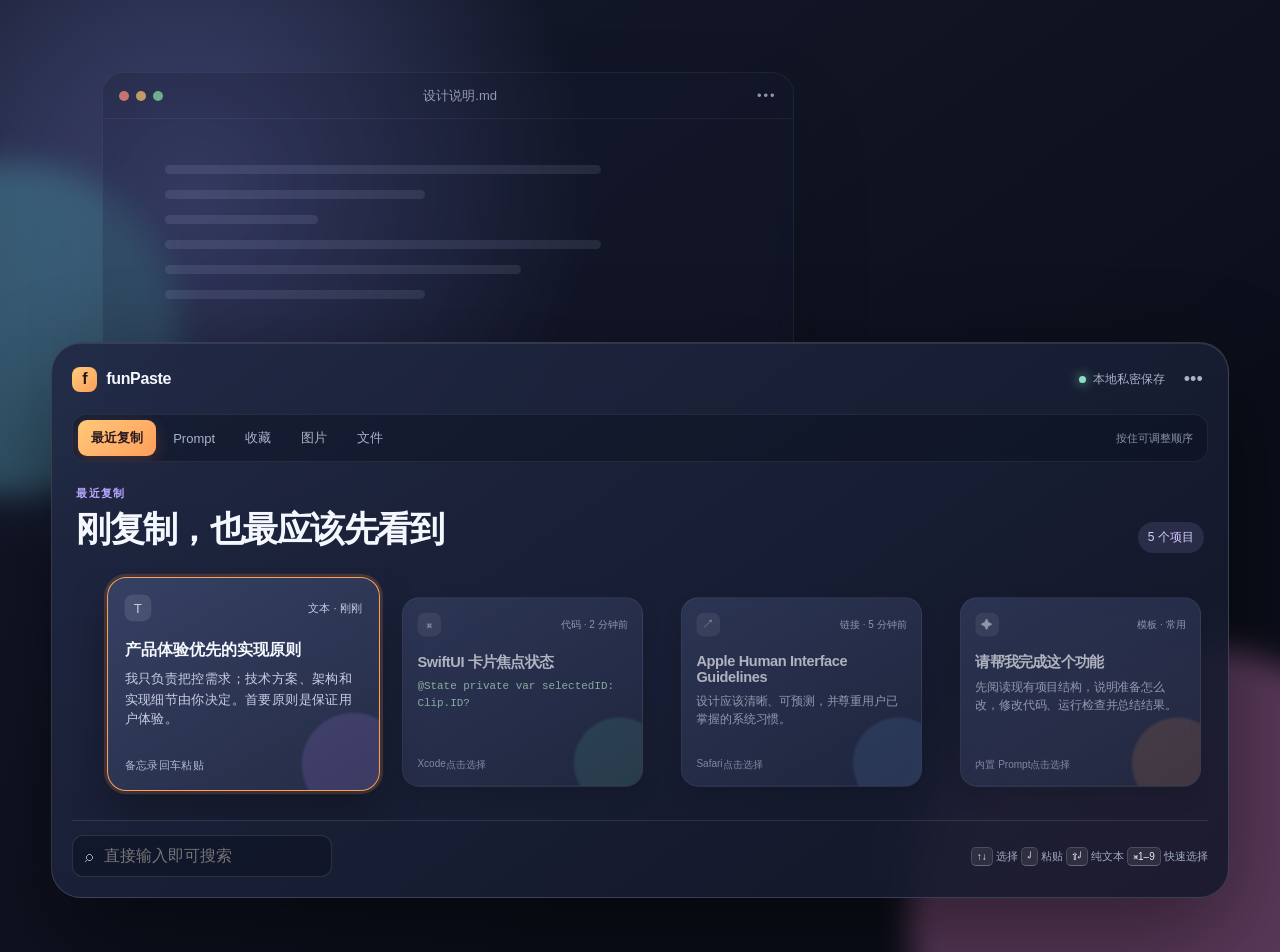
<file: preview/index.html>
<!doctype html>
<html lang="zh-CN">
  <head>
    <meta charset="UTF-8" />
    <meta name="viewport" content="width=device-width, initial-scale=1.0" />
    <meta name="color-scheme" content="dark" />
    <title>funPaste · 丝带卡组</title>
    <link rel="stylesheet" href="styles.css" />
  </head>
  <body>
    <main class="stage">
      <div class="ambient ambient-one"></div>
      <div class="ambient ambient-two"></div>

      <section class="context-window" aria-label="当前应用背景示意">
        <header class="context-header">
          <span class="traffic"><i></i><i></i><i></i></span>
          <span class="context-title">设计说明.md</span>
          <span class="context-action">•••</span>
        </header>
        <div class="context-lines">
          <span class="line wide"></span><span class="line medium"></span><span class="line short"></span>
          <span class="line wide"></span><span class="line long"></span><span class="line medium"></span>
        </div>
      </section>

      <section class="deck-shell" aria-label="funPaste 快捷粘贴面板">
        <header class="deck-header">
          <div class="brand"><span class="brand-mark">f</span><span>funPaste</span></div>
          <div class="status"><span class="status-dot"></span>本地私密保存</div>
          <button class="icon-button" type="button" aria-label="更多设置">•••</button>
        </header>

        <nav class="ribbon" aria-label="内容分类">
          <button class="ribbon-item active" data-category="recent" type="button">最近复制</button>
          <button class="ribbon-item" data-category="prompt" type="button">Prompt</button>
          <button class="ribbon-item" data-category="pinned" type="button">收藏</button>
          <button class="ribbon-item" data-category="image" type="button">图片</button>
          <button class="ribbon-item" data-category="file" type="button">文件</button>
          <span class="ribbon-hint">按住可调整顺序</span>
        </nav>

        <div class="deck-intro">
          <div>
            <p class="eyebrow" id="category-label">最近复制</p>
            <h1 id="deck-title">刚复制，也最应该先看到</h1>
          </div>
          <span class="count-pill" id="count-pill">5 个项目</span>
        </div>

        <div class="deck-viewport">
          <div class="clip-deck" id="clip-deck" role="list"></div>
        </div>

        <section class="prompt-editor" id="prompt-editor" hidden aria-label="Prompt 变量编辑">
          <div class="prompt-editor-heading">
            <div><p class="eyebrow">准备粘贴</p><h2>补全这个 Prompt</h2></div>
            <button class="icon-button" id="close-editor" type="button" aria-label="关闭变量编辑">×</button>
          </div>
          <label>功能描述<input id="feature-input" placeholder="例如：增加收藏分组" /></label>
          <label>技术约束<input id="constraint-input" placeholder="例如：沿用 SwiftUI" /></label>
          <div class="prompt-actions">
            <button class="secondary-action" id="copy-prompt" type="button">仅复制</button>
            <button class="primary-action" id="paste-prompt" type="button">生成并粘贴</button>
          </div>
        </section>

        <footer class="deck-footer">
          <label class="search-box"><span>⌕</span><input id="search-input" placeholder="直接输入即可搜索" aria-label="搜索当前分类" /></label>
          <div class="keyboard-hints"><kbd>↑↓</kbd> 选择 <kbd>↵</kbd> 粘贴 <kbd>⇧↵</kbd> 纯文本 <kbd>⌘1–9</kbd> 快速选择</div>
        </footer>
      </section>

      <div class="toast" id="toast" role="status" aria-live="polite"></div>
    </main>
    <script src="app.js"></script>
  </body>
</html>
</file>
<file: preview/styles.css>
:root {
  --ink: #121728;
  --ink-soft: #1a2137;
  --panel: rgba(18, 23, 40, 0.86);
  --panel-edge: rgba(255, 255, 255, 0.13);
  --text: #f5f7ff;
  --muted: #a9b2ca;
  --citrus: #ff9f5b;
  --citrus-deep: #f1734f;
  --lilac: #b9a6ff;
  --mint: #88e2c1;
  --card: rgba(39, 47, 73, 0.84);
}

* { box-sizing: border-box; }

body {
  min-width: 320px;
  min-height: 100vh;
  margin: 0;
  overflow-x: hidden;
  color: var(--text);
  font-family: -apple-system, BlinkMacSystemFont, "SF Pro Display", "PingFang SC", sans-serif;
  background: radial-gradient(circle at 15% 20%, #414875 0, transparent 30%), linear-gradient(145deg, #151a2d 0%, #0b0e19 72%);
}

button, input { font: inherit; }
button { color: inherit; cursor: pointer; }

.stage { position: relative; min-height: 100vh; padding: 9vh 4vw 6vh; overflow: hidden; }
.ambient { position: absolute; border-radius: 50%; filter: blur(15px); opacity: .55; pointer-events: none; }
.ambient-one { width: 42vw; height: 42vw; right: -13vw; bottom: -18vw; background: #9b5d8f; }
.ambient-two { width: 26vw; height: 26vw; left: -12vw; top: 18vh; background: #437d90; }

.context-window { position: absolute; z-index: 0; top: 8vh; left: 8vw; width: min(54vw, 760px); height: 46vh; border: 1px solid rgba(255,255,255,.08); border-radius: 22px; background: rgba(24,30,51,.42); box-shadow: 0 30px 90px rgba(0,0,0,.16); backdrop-filter: blur(8px); opacity: .72; }
.context-header { display: flex; align-items: center; gap: 18px; height: 46px; padding: 0 16px; border-bottom: 1px solid rgba(255,255,255,.08); color: #c3cae1; font-size: 13px; }
.traffic { display: flex; gap: 7px; }.traffic i { width: 10px; height: 10px; border-radius: 50%; background: #636b87; }.traffic i:first-child { background: #ff8d76; }.traffic i:nth-child(2) { background: #f7c36c; }.traffic i:nth-child(3) { background: #8cd8a1; }.context-title { flex: 1; text-align: center; }.context-action { letter-spacing: 2px; }
.context-lines { display: grid; gap: 16px; padding: 46px 9%; }.line { height: 9px; border-radius: 999px; background: rgba(184,196,236,.17); }.wide { width: 77%; }.long { width: 63%; }.medium { width: 46%; }.short { width: 27%; }

.deck-shell { position: relative; z-index: 1; width: min(1180px, 100%); margin: 29vh auto 0; padding: 20px; border: 1px solid var(--panel-edge); border-radius: 30px; background: linear-gradient(145deg, rgba(33,41,68,.93), var(--panel)); box-shadow: 0 35px 100px rgba(0,0,0,.46), inset 0 1px rgba(255,255,255,.09); backdrop-filter: blur(28px) saturate(1.2); }
.deck-header { display: flex; align-items: center; min-height: 32px; }.brand { display: inline-flex; align-items: center; gap: 9px; font-weight: 700; letter-spacing: -.02em; }.brand-mark { display: grid; width: 25px; height: 25px; place-items: center; border-radius: 8px; color: #271713; background: linear-gradient(135deg, #ffcb7b, var(--citrus)); font-weight: 800; }.status { display: inline-flex; align-items: center; gap: 7px; margin-left: auto; color: var(--muted); font-size: 12px; }.status-dot { width: 7px; height: 7px; border-radius: 50%; background: var(--mint); box-shadow: 0 0 12px var(--mint); }.icon-button { width: 30px; height: 30px; margin-left: 13px; border: 0; border-radius: 9px; background: transparent; color: var(--muted); font-size: 18px; }.icon-button:hover { color: var(--text); background: rgba(255,255,255,.08); }

.ribbon { display: flex; align-items: center; gap: 4px; margin-top: 19px; padding: 5px; overflow-x: auto; border: 1px solid rgba(255,255,255,.07); border-radius: 14px; background: rgba(8,12,24,.35); scrollbar-width: none; }.ribbon::-webkit-scrollbar { display: none; }.ribbon-item { flex: 0 0 auto; padding: 9px 13px; border: 0; border-radius: 9px; background: transparent; color: var(--muted); font-size: 13px; transition: .18s ease; }.ribbon-item:hover { color: var(--text); }.ribbon-item.active { color: #2a1920; background: linear-gradient(135deg, #ffc879, var(--citrus)); box-shadow: 0 5px 16px rgba(241,115,79,.22); font-weight: 700; }.ribbon-hint { margin-left: auto; padding: 0 9px; color: #8992ac; font-size: 11px; white-space: nowrap; }

.deck-intro { display: flex; align-items: end; justify-content: space-between; gap: 16px; padding: 24px 4px 15px; }.eyebrow { margin: 0 0 5px; color: var(--lilac); font-size: 11px; font-weight: 700; letter-spacing: .12em; text-transform: uppercase; }.deck-intro h1, .prompt-editor h2 { margin: 0; letter-spacing: -.045em; }.deck-intro h1 { font-size: clamp(23px, 3vw, 35px); }.count-pill { padding: 7px 10px; border-radius: 999px; background: rgba(185,166,255,.13); color: #d8ceff; font-size: 12px; white-space: nowrap; }

.deck-viewport { overflow: hidden; padding: 12px 0 16px; }.clip-deck { display: flex; align-items: stretch; gap: 14px; min-height: 224px; padding: 8px max(3vw, 24px); transition: transform .3s ease; }.clip-card { position: relative; display: flex; flex: 0 0 clamp(206px, 22vw, 265px); min-height: 201px; flex-direction: column; justify-content: space-between; padding: 16px; overflow: hidden; border: 1px solid rgba(255,255,255,.11); border-radius: 19px; background: linear-gradient(150deg, rgba(57,68,105,.88), var(--card)); box-shadow: 0 12px 24px rgba(0,0,0,.16); color: var(--text); text-align: left; transform: scale(.91); opacity: .69; transition: transform .24s ease, opacity .24s ease, border-color .24s ease, box-shadow .24s ease; }.clip-card:hover { opacity: .92; transform: translateY(-3px) scale(.94); }.clip-card.selected { border-color: var(--citrus); box-shadow: 0 0 0 3px rgba(255,159,91,.17), 0 22px 40px rgba(0,0,0,.28); opacity: 1; transform: translateY(-8px) scale(1.03); z-index: 2; }.clip-card::after { position: absolute; right: -25px; bottom: -25px; width: 100px; height: 100px; border-radius: 50%; background: var(--tone, #7565b8); content: ""; filter: blur(1px); opacity: .2; }.card-meta { display: flex; align-items: center; justify-content: space-between; color: #c5cde5; font-size: 11px; }.type-icon { display: grid; width: 26px; height: 26px; place-items: center; border-radius: 8px; background: rgba(255,255,255,.1); font-size: 13px; }.card-title { margin: 18px 0 7px; font-size: 16px; font-weight: 700; letter-spacing: -.025em; }.card-preview { display: -webkit-box; margin: 0; overflow: hidden; color: #c9d0e6; font-size: 13px; line-height: 1.5; -webkit-box-orient: vertical; -webkit-line-clamp: 3; }.code-preview { color: #b9eccf; font-family: ui-monospace, SFMono-Regular, Menlo, monospace; font-size: 12px; }.card-footer { display: flex; justify-content: space-between; margin-top: 18px; color: #aeb9d4; font-size: 11px; }.image-swatch { height: 62px; margin-top: 15px; border: 1px solid rgba(255,255,255,.18); border-radius: 11px; background: linear-gradient(135deg, #ffbd6c, #ed7d74 42%, #9279d5); }

.prompt-editor { margin: 3px 3px 15px; padding: 17px; border: 1px solid rgba(255,159,91,.36); border-radius: 18px; background: rgba(25,29,48,.88); animation: appear .22s ease both; }.prompt-editor-heading { display: flex; justify-content: space-between; align-items: start; }.prompt-editor h2 { font-size: 20px; }.prompt-editor label { display: grid; gap: 7px; margin-top: 13px; color: #cbd2e7; font-size: 12px; }.prompt-editor input, .search-box input { width: 100%; border: 0; outline: 0; background: transparent; color: var(--text); }.prompt-editor input { padding: 11px 12px; border: 1px solid rgba(255,255,255,.12); border-radius: 10px; background: rgba(255,255,255,.05); }.prompt-editor input:focus { border-color: var(--citrus); box-shadow: 0 0 0 3px rgba(255,159,91,.14); }.prompt-actions { display: flex; justify-content: end; gap: 9px; margin-top: 15px; }.primary-action, .secondary-action { padding: 10px 13px; border-radius: 10px; font-size: 13px; font-weight: 700; }.primary-action { border: 0; background: linear-gradient(135deg, #ffca79, var(--citrus)); color: #2c1920; }.secondary-action { border: 1px solid rgba(255,255,255,.13); background: transparent; color: #e1e5f3; }

.deck-footer { display: flex; align-items: center; gap: 16px; border-top: 1px solid rgba(255,255,255,.1); padding-top: 14px; }.search-box { display: flex; align-items: center; gap: 9px; min-width: 260px; padding: 10px 12px; border: 1px solid rgba(255,255,255,.11); border-radius: 11px; background: rgba(9,13,25,.38); color: #98a3bf; }.search-box:focus-within { border-color: rgba(185,166,255,.8); box-shadow: 0 0 0 3px rgba(185,166,255,.12); }.keyboard-hints { margin-left: auto; color: #9fa9c3; font-size: 11px; white-space: nowrap; }kbd { padding: 3px 5px; border: 1px solid rgba(255,255,255,.14); border-bottom-color: rgba(255,255,255,.28); border-radius: 5px; background: rgba(255,255,255,.08); color: #e8ecf8; font-family: inherit; font-size: 10px; }
.empty-state { display: grid; min-height: 185px; place-items: center; width: 100%; color: var(--muted); text-align: center; }.empty-state strong { display: block; margin-bottom: 5px; color: var(--text); }
.toast { position: fixed; z-index: 10; bottom: 26px; left: 50%; padding: 10px 14px; border: 1px solid rgba(255,255,255,.15); border-radius: 999px; background: #222a43; box-shadow: 0 15px 45px rgba(0,0,0,.35); color: var(--text); font-size: 13px; opacity: 0; pointer-events: none; transform: translate(-50%, 12px); transition: .2s ease; }.toast.show { opacity: 1; transform: translate(-50%, 0); }
@keyframes appear { from { opacity: 0; transform: translateY(-8px); } to { opacity: 1; transform: translateY(0); } }

@media (max-width: 760px) { .stage { padding: 18px 12px 26px; }.context-window { top: 34px; left: 14px; width: calc(100% - 28px); height: 38vh; }.deck-shell { margin-top: 30vh; padding: 14px; border-radius: 23px; }.status, .ribbon-hint, .keyboard-hints { display: none; }.ribbon { margin-top: 14px; }.deck-intro { padding: 19px 3px 8px; }.deck-intro h1 { font-size: 25px; }.clip-deck { min-height: 168px; gap: 9px; padding: 8px 5px; overflow-x: auto; scrollbar-width: none; }.clip-deck::-webkit-scrollbar { display: none; }.clip-card { flex-basis: 164px; min-height: 151px; padding: 12px; transform: scale(.95); }.clip-card.selected { transform: translateY(-3px) scale(1); }.card-title { margin: 11px 0 5px; font-size: 14px; }.card-preview { font-size: 11px; }.card-footer { margin-top: 8px; }.image-swatch { height: 42px; margin-top: 7px; }.deck-footer { padding-top: 10px; }.search-box { min-width: 0; }.prompt-editor { margin-bottom: 10px; }.prompt-actions { justify-content: stretch; }.prompt-actions button { flex: 1; }.count-pill { font-size: 11px; } }

@media (prefers-reduced-motion: reduce) { *, *::before, *::after { animation-duration: .01ms !important; transition-duration: .01ms !important; scroll-behavior: auto !important; } }
</file>
